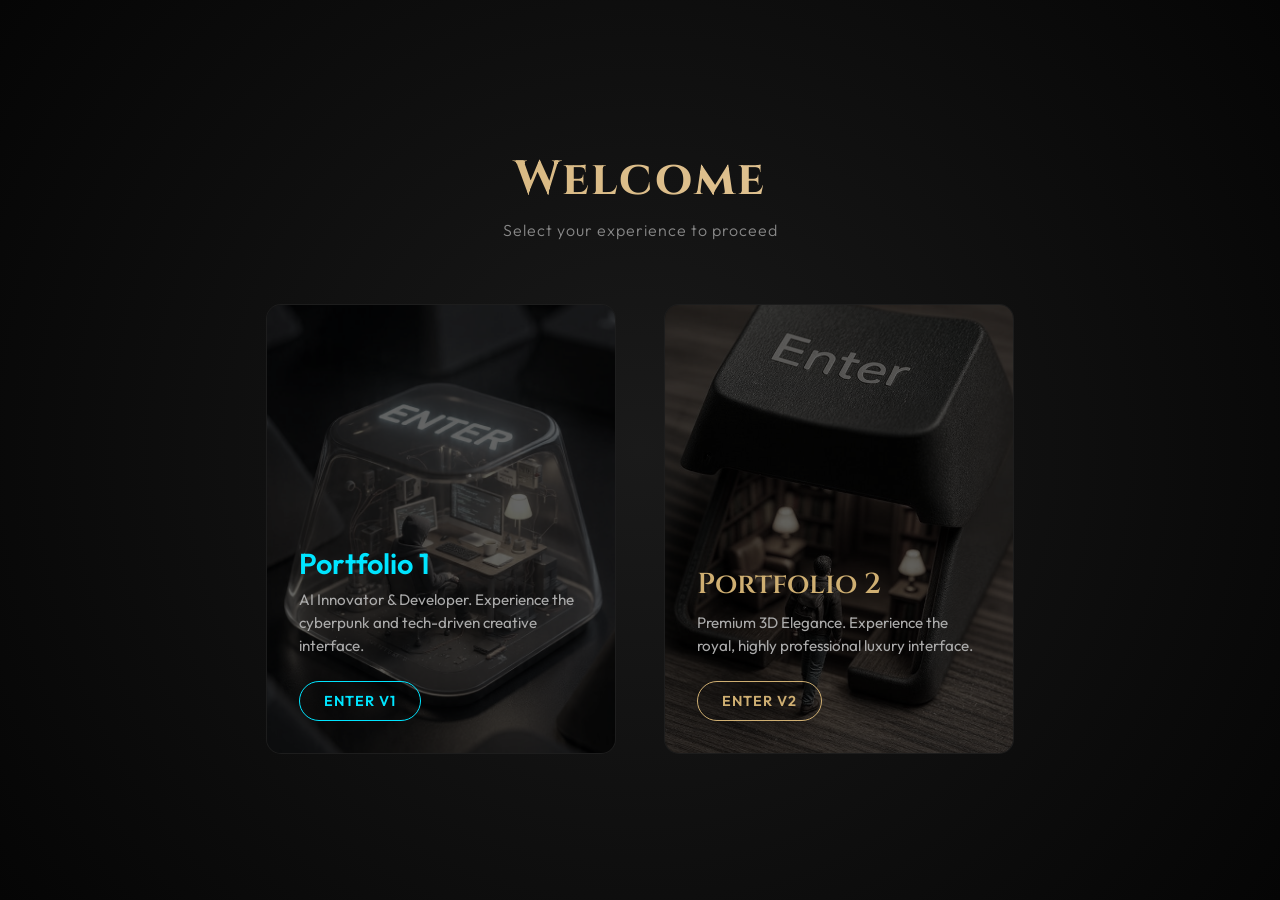
<file: index.html>
<!DOCTYPE html>
<html lang="en">
<head>
  <meta charset="UTF-8">
  <meta name="viewport" content="width=device-width, initial-scale=1.0">
  <title>Wargh — Select Portfolio</title>
  <link rel="stylesheet" href="gateway.css">
  <link rel="icon" type="image/svg+xml" href="data:image/svg+xml,<svg xmlns='http://www.w3.org/2000/svg' viewBox='0 0 100 100'><text y='.9em' font-size='90'>⚡</text></svg>">
</head>
<body>
  <div class="bg-mesh"></div>
  
  <div class="gateway-container">
    <h1 class="gateway-title">Welcome</h1>
    <p class="gateway-subtitle">Select your experience to proceed</p>
    
    <div class="options-wrapper">
      
      <!-- Portfolio 1: The original one -->
      <a href="portfolio1.html" class="portal-card portal-1">
        <div class="portal-content">
          <h2 class="portal-title">Portfolio 1</h2>
          <p class="portal-desc">AI Innovator & Developer. Experience the cyberpunk and tech-driven creative interface.</p>
          <span class="portal-btn">Enter V1</span>
        </div>
      </a>

      <!-- Portfolio 2: The new 3D Royal one -->
      <a href="portfolio2.html" class="portal-card portal-2">
        <div class="portal-content">
          <h2 class="portal-title">Portfolio 2</h2>
          <p class="portal-desc">Premium 3D Elegance. Experience the royal, highly professional luxury interface.</p>
          <span class="portal-btn">Enter V2</span>
        </div>
      </a>

    </div>
  </div>

  <script>
    // Subtle 3D tilt effect for the cards
    const cards = document.querySelectorAll('.portal-card');

    cards.forEach(card => {
      card.addEventListener('mousemove', e => {
        const rect = card.getBoundingClientRect();
        const x = e.clientX - rect.left;
        const y = e.clientY - rect.top;
        
        const centerX = rect.width / 2;
        const centerY = rect.height / 2;
        
        const rotateX = ((y - centerY) / centerY) * -10;
        const rotateY = ((x - centerX) / centerX) * 10;
        
        card.style.transform = `perspective(1000px) rotateX(${rotateX}deg) rotateY(${rotateY}deg) scale3d(1.02, 1.02, 1.02)`;
      });

      card.addEventListener('mouseleave', () => {
        card.style.transform = `perspective(1000px) rotateX(0deg) rotateY(0deg) scale3d(1, 1, 1)`;
      });
    });
  </script>
</body>
</html>
</file>
<file: gateway.css>
@import url('https://fonts.googleapis.com/css2?family=Cinzel:wght@500;700&family=Outfit:wght@300;400;600&display=swap');

* {
  margin: 0;
  padding: 0;
  box-sizing: border-box;
}

body {
  background-color: #050505;
  color: #fff;
  font-family: 'Outfit', sans-serif;
  height: 100vh;
  display: flex;
  justify-content: center;
  align-items: center;
  overflow: hidden;
}

.gateway-container {
  text-align: center;
  width: 100%;
  max-width: 1200px;
  padding: 2rem;
  z-index: 2;
}

.gateway-title {
  font-family: 'Cinzel', serif;
  font-size: 3rem;
  margin-bottom: 0.5rem;
  background: linear-gradient(to right, #cfaf72, #e8cba1);
  -webkit-background-clip: text;
  -webkit-text-fill-color: transparent;
  letter-spacing: 2px;
}

.gateway-subtitle {
  font-weight: 300;
  color: #888;
  margin-bottom: 4rem;
  letter-spacing: 1px;
}

.options-wrapper {
  display: flex;
  gap: 3rem;
  justify-content: center;
  flex-wrap: wrap;
}

.portal-card {
  position: relative;
  width: 350px;
  height: 450px;
  border-radius: 15px;
  overflow: hidden;
  text-decoration: none;
  display: flex;
  flex-direction: column;
  justify-content: flex-end;
  padding: 2rem;
  transition: transform 0.5s cubic-bezier(0.2, 0.8, 0.2, 1);
  transform-style: preserve-3d;
  background: #111;
  border: 1px solid rgba(255,255,255,0.05);
}

.portal-card::before {
  content: '';
  position: absolute;
  top: 0; left: 0; width: 100%; height: 100%;
  background-position: center;
  background-size: cover;
  transition: transform 0.8s, filter 0.5s;
  z-index: -1;
  filter: grayscale(80%) brightness(0.4);
}

.portal-1::before {
  background-image: url('imgs/clasic\ dc.jfif');
}

.portal-2::before {
  background-image: url('imgs/enter\ pc.jfif');
}

.portal-card:hover {
  transform: translateY(-10px) scale(1.02);
  border-color: rgba(207, 175, 114, 0.5);
  box-shadow: 0 20px 40px rgba(0,0,0,0.6);
}

.portal-card:hover::before {
  transform: scale(1.1);
  filter: grayscale(0%) brightness(0.6);
}

.portal-content {
  transform: translateZ(30px);
  text-align: left;
}

.portal-title {
  color: #fff;
  font-size: 1.8rem;
  font-weight: 600;
  margin-bottom: 0.5rem;
  font-family: 'Cinzel', serif;
}

.portal-1 .portal-title {
  color: #00e5ff;
  font-family: 'Outfit', sans-serif;
}

.portal-2 .portal-title {
  color: #cfaf72;
}

.portal-desc {
  color: #aaa;
  font-size: 0.95rem;
  line-height: 1.5;
  margin-bottom: 1.5rem;
}

.portal-btn {
  display: inline-block;
  padding: 0.6rem 1.5rem;
  border-radius: 30px;
  font-size: 0.9rem;
  font-weight: 600;
  text-transform: uppercase;
  letter-spacing: 1px;
  transition: all 0.3s ease;
}

.portal-1 .portal-btn {
  background: transparent;
  color: #00e5ff;
  border: 1px solid #00e5ff;
}

.portal-1:hover .portal-btn {
  background: #00e5ff;
  color: #000;
}

.portal-2 .portal-btn {
  background: transparent;
  color: #cfaf72;
  border: 1px solid #cfaf72;
}

.portal-2:hover .portal-btn {
  background: #cfaf72;
  color: #000;
}

/* Background particles or gradient */
.bg-mesh {
  position: absolute;
  top: 0; left: 0; width: 100%; height: 100%;
  background: radial-gradient(circle at 50% 50%, #1a1a1a 0%, #050505 100%);
  z-index: 1;
}

@media (max-width: 800px) {
  .options-wrapper {
    flex-direction: column;
    align-items: center;
  }
  .portal-card {
    width: 100%;
    max-width: 400px;
    height: 300px;
  }
}
</file>
